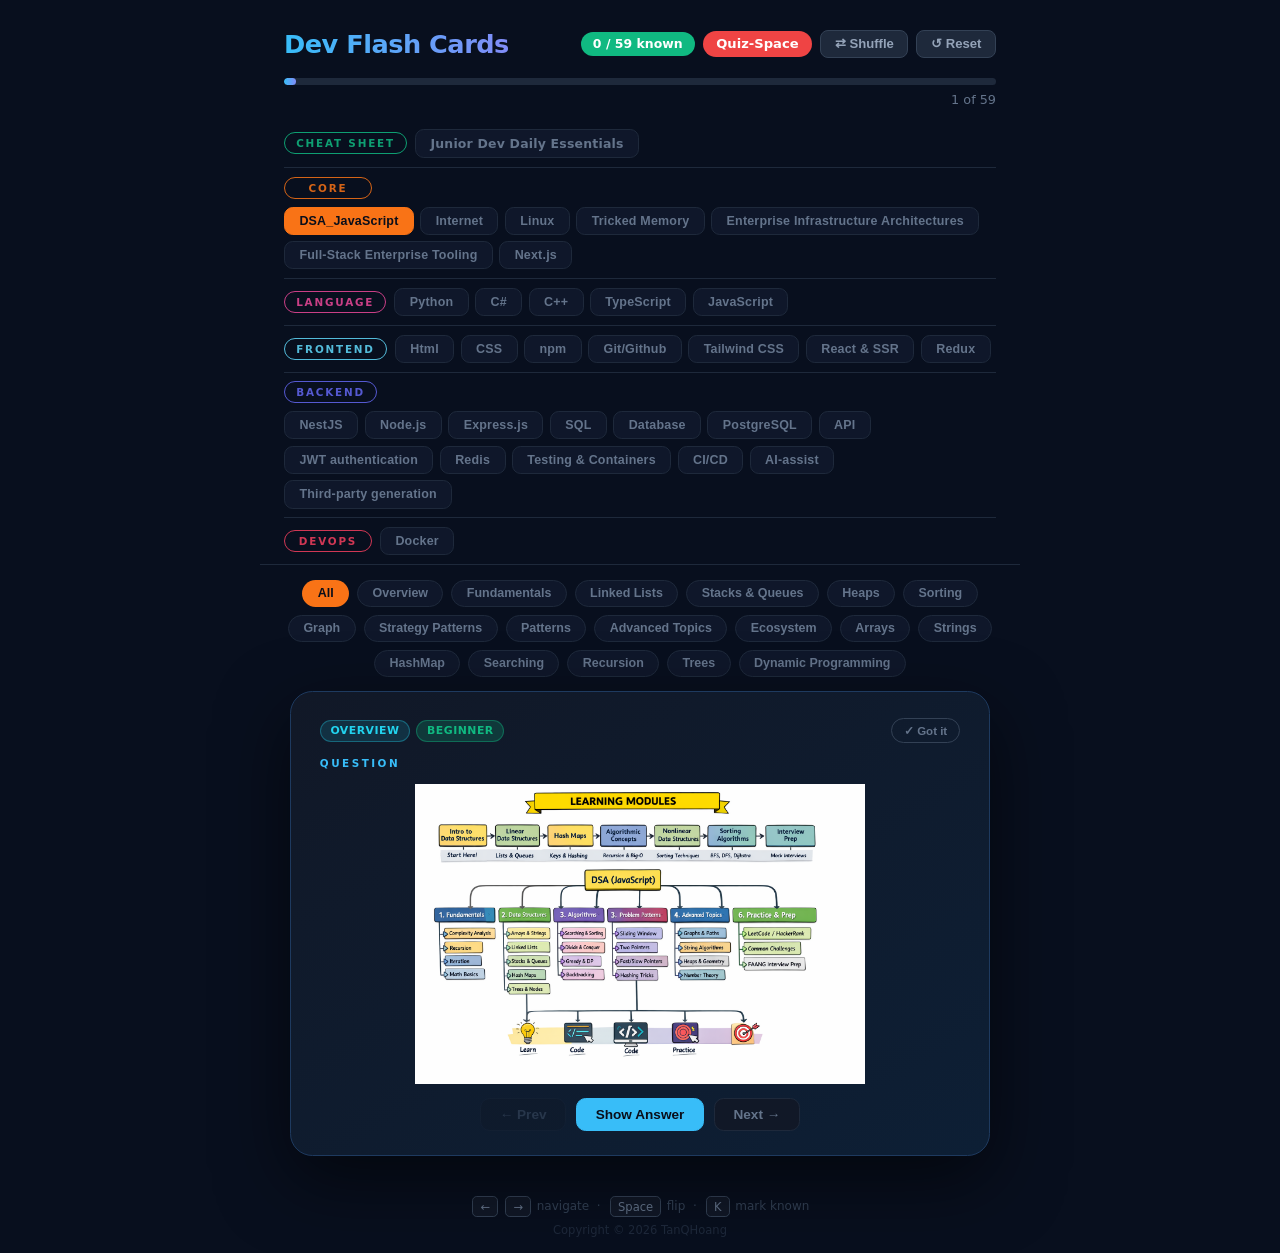
<file: index.html>
<!DOCTYPE html>
<html lang="en">
<head>
  <meta charset="UTF-8" />
  <meta name="viewport" content="width=device-width, initial-scale=1.0" />
  <title>Dev Flash Cards</title>
  <link rel="stylesheet" href="style.css" />
</head>
<body>

  <header>
    <div class="header-top">
      <h1>Dev Flash Cards</h1>
      <div class="header-tools">
        <span class="stats-badge" id="statsBadge">0 known</span>
        <a class="quiz-space-btn" href="https://interview-quiz-space.vercel.app/" target="_blank" rel="noopener" title="Open Quiz Space">Quiz-Space</a>
        <button class="tool-btn" onclick="shuffleDeck()" title="Shuffle cards">⇄ Shuffle</button>
        <button class="tool-btn" onclick="resetAll()" title="Reset progress">↺ Reset</button>
      </div>
    </div>
    <div class="progress-bar-container">
      <div class="progress-bar" id="progressBar"></div>
    </div>
    <p class="progress-indicator" id="progressIndicator">1 of 50</p>
  </header>

  <nav class="subject-menu" id="subjectMenu"></nav>
  <nav class="category-filter" id="categoryFilter"></nav>

  <main>
    <div class="flashcard-container">
      <div class="card" id="card">

        <!-- Question Face -->
        <div class="card-face card-front">
          <div class="card-meta">
            <div class="badges">
              <span class="badge-category" id="catBadgeFront"></span>
              <span class="badge-difficulty" id="diffBadgeFront"></span>
            </div>
            <button class="btn-known" id="knownBtnFront" onclick="toggleKnown()">✓ Got it</button>
          </div>
          <p class="face-label">Question</p>
          <img id="cardImage" class="card-image" src="" alt="DSA Mind Map" style="display:none">
          <div class="card-text" id="questionText"></div>
          <div class="nav-buttons">
            <button onclick="navigate(-1)">&#8592; Prev</button>
            <button class="btn-action" onclick="flip(true)">Show Answer</button>
            <button onclick="navigate(1)">Next &#8594;</button>
          </div>
        </div>

        <!-- Answer Face -->
        <div class="card-face card-back">
          <div class="card-meta">
            <div class="badges">
              <span class="badge-category" id="catBadgeBack"></span>
              <span class="badge-difficulty" id="diffBadgeBack"></span>
            </div>
            <button class="btn-known" id="knownBtnBack" onclick="toggleKnown()">✓ Got it</button>
          </div>
          <p class="face-label">Answer</p>
          <div class="card-text" id="answerText"></div>
          <pre class="tip-block" id="tipBlock"><code id="tipCode"></code></pre>
          <div class="nav-buttons">
            <button onclick="navigate(-1)">&#8592; Prev</button>
            <button class="btn-action" onclick="flip(false)">Hide Answer</button>
            <button onclick="navigate(1)">Next &#8594;</button>
          </div>
        </div>

      </div>
    </div>
  </main>

  <footer>
    <p class="keyboard-hint">
      <kbd>←</kbd> <kbd>→</kbd> navigate &nbsp;·&nbsp;
      <kbd>Space</kbd> flip &nbsp;·&nbsp;
      <kbd>K</kbd> mark known
    </p>
    <p class="author-credit">Copyright &copy; 2026 TanQHoang</p>
  </footer>

  <script src="app.js"></script>
</body>
</html>
</file>
<file: style.css>
/* ── Reset & Base ── */
*, *::before, *::after { box-sizing: border-box; margin: 0; padding: 0; }

body {
  font-family: 'Segoe UI', system-ui, sans-serif;
  background: #080f1e;
  color: #e2e8f0;
  min-height: 100vh;
  display: flex;
  flex-direction: column;
  align-items: center;
}

/* ── Header ── */
header {
  width: 100%;
  max-width: 760px;
  padding: 1.8rem 1.5rem 0.8rem;
}

.header-top {
  display: flex;
  align-items: center;
  justify-content: space-between;
  margin-bottom: 1.2rem;
  gap: 1rem;
  flex-wrap: wrap;
}

header h1 {
  font-size: 1.6rem;
  font-weight: 800;
  background: linear-gradient(90deg, #38bdf8, #818cf8);
  -webkit-background-clip: text;
  -webkit-text-fill-color: transparent;
  background-clip: text;
  letter-spacing: -0.5px;
}

.header-tools {
  display: flex;
  align-items: center;
  gap: 0.5rem;
  flex-wrap: wrap;
}

.stats-badge {
  font-size: 0.78rem;
  font-weight: 600;
  padding: 0.3rem 0.75rem;
  background: #10b981;
  color: #fff;
  border-radius: 999px;
}

.tool-btn {
  font-size: 0.82rem;
  font-weight: 600;
  padding: 0.35rem 0.85rem;
  border: 1px solid #334155;
  background: #1e293b;
  color: #94a3b8;
  border-radius: 0.5rem;
  cursor: pointer;
  transition: background 0.2s, color 0.2s;
}
.tool-btn:hover { background: #334155; color: #e2e8f0; }

.quiz-space-btn {
  font-size: 0.82rem;
  font-weight: 700;
  padding: 0.35rem 0.85rem;
  border-radius: 999px;
  background: #ef4444;
  color: #fff;
  text-decoration: none;
  cursor: pointer;
  transition: background 0.2s, transform 0.15s;
  white-space: nowrap;
}
.quiz-space-btn:hover { background: #dc2626; transform: scale(1.05); }

.progress-bar-container {
  width: 100%;
  height: 7px;
  background: #1e293b;
  border-radius: 999px;
  overflow: hidden;
  margin-bottom: 0.45rem;
}
.progress-bar {
  height: 100%;
  background: linear-gradient(90deg, #38bdf8, #818cf8);
  border-radius: 999px;
  transition: width 0.4s ease;
  width: 0%;
}
.progress-indicator {
  font-size: 0.8rem;
  color: #64748b;
  text-align: right;
}

/* ── Subject Menu ── */
.subject-menu {
  display: flex;
  flex-direction: column;
  gap: 0;
  width: 100%;
  max-width: 760px;
  border-bottom: 1px solid #1e293b;
}

/* Each group row */
.subject-group {
  display: flex;
  align-items: center;
  gap: 0.5rem;
  padding: 0.55rem 1.5rem;
  flex-wrap: wrap;
}

/* Group label pill */
.group-label {
  font-size: 0.65rem;
  font-weight: 800;
  letter-spacing: 1.8px;
  text-transform: uppercase;
  padding: 0.25rem 0.7rem;
  border-radius: 999px;
  border: 1.5px solid;
  background: transparent;
  white-space: nowrap;
  flex-shrink: 0;
  min-width: 5.5rem;
  text-align: center;
  opacity: 0.85;
}

/* Buttons row within a group */
.group-btns {
  display: flex;
  gap: 0.4rem;
  flex-wrap: wrap;
}

/* Thin divider line between groups */
.group-divider {
  height: 1px;
  background: #1e293b;
  margin: 0 1.5rem;
}

.subject-btn {
  font-size: 0.78rem;
  font-weight: 700;
  padding: 0.38rem 0.9rem;
  border-radius: 0.55rem;
  border: 1.5px solid #1e293b;
  background: #0f172a;
  color: #64748b;
  cursor: pointer;
  transition: all 0.18s;
  white-space: nowrap;
  letter-spacing: 0.2px;
}
.subject-btn:hover { background: #1e293b; }
.subject-btn.active { font-weight: 800; border-color: transparent; }

@media (max-width: 520px) {
  .subject-group { padding: 0.45rem 1rem; }
  .group-label   { font-size: 0.6rem; min-width: 4.5rem; padding: 0.2rem 0.5rem; }
  .subject-btn   { font-size: 0.72rem; padding: 0.3rem 0.65rem; }
}

/* ── Category Filter ── */
.category-filter {
  display: flex;
  gap: 0.5rem;
  flex-wrap: wrap;
  justify-content: center;
  padding: 0.9rem 1.5rem;
  width: 100%;
  max-width: 760px;
}
.filter-btn {
  font-size: 0.78rem;
  font-weight: 600;
  padding: 0.35rem 0.9rem;
  border-radius: 999px;
  border: 1.5px solid #1e293b;
  background: #0f172a;
  color: #64748b;
  cursor: pointer;
  transition: all 0.18s;
}
.filter-btn:hover { border-color: #334155; color: #e2e8f0; }
.filter-btn.active {
  color: #fff;
  border-color: transparent;
}

/* ── Main / Card Container ── */
main {
  flex: 1;
  display: flex;
  align-items: flex-start;
  justify-content: center;
  padding: 0 1.5rem 1.5rem;
  width: 100%;
}
.flashcard-container {
  perspective: 1400px;
  width: 100%;
  max-width: 700px;
}

/* ── Card — grid stacking trick (auto-height) ── */
.card {
  display: grid;
  transform-style: preserve-3d;
  transition: transform 0.55s cubic-bezier(0.4, 0, 0.2, 1);
  cursor: default;
}
.card.flipped { transform: rotateY(180deg); }

.card-face {
  grid-area: 1 / 1;            /* both faces share same grid cell */
  backface-visibility: hidden;
  -webkit-backface-visibility: hidden;
  border-radius: 1.4rem;
  padding: 1.6rem 1.8rem 1.5rem;
  display: flex;
  flex-direction: column;
  gap: 0.9rem;
  box-shadow: 0 24px 70px rgba(0,0,0,0.55);
  min-height: 380px;
}

.card-front {
  background: linear-gradient(150deg, #111827, #0d1f35);
  border: 1px solid #1e3a5f;
}
.card-back {
  background: linear-gradient(150deg, #0e0a2a, #130d38);
  border: 1px solid #3730a3;
  transform: rotateY(180deg);
}

/* ── Card Meta Row ── */
.card-meta {
  display: flex;
  align-items: center;
  justify-content: space-between;
  gap: 0.5rem;
}
.badges {
  display: flex;
  gap: 0.4rem;
  flex-wrap: wrap;
}

.badge-category,
.badge-difficulty {
  font-size: 0.68rem;
  font-weight: 700;
  letter-spacing: 0.5px;
  text-transform: uppercase;
  padding: 0.22rem 0.6rem;
  border-radius: 999px;
}

/* ── Got It Button ── */
.btn-known {
  font-size: 0.72rem;
  font-weight: 700;
  padding: 0.28rem 0.75rem;
  border-radius: 999px;
  border: 1.5px solid #334155;
  background: transparent;
  color: #64748b;
  cursor: pointer;
  transition: all 0.2s;
  white-space: nowrap;
  flex-shrink: 0;
}
.btn-known:hover { border-color: #10b981; color: #10b981; }
.btn-known.is-known {
  background: #10b981;
  border-color: #10b981;
  color: #fff;
}
.btn-known.is-known:hover { background: #059669; border-color: #059669; }

/* ── Face Label ── */
.face-label {
  font-size: 0.65rem;
  font-weight: 700;
  letter-spacing: 2.5px;
  text-transform: uppercase;
  color: #38bdf8;
}
.card-back .face-label { color: #818cf8; }

/* ── Card Image (mind-map / overview cards) ── */
.card-image {
  width: 100%;
  max-height: 300px;
  object-fit: contain;
  border-radius: 0.5rem;
  flex: 1;
}

/* ── Card Text ── */
.card-text {
  font-size: 1.1rem;
  line-height: 1.75;
  color: #cbd5e1;
  flex: 1;
}
.card-text code {
  font-family: 'Cascadia Code', 'Fira Code', 'Consolas', monospace;
  font-size: 0.9em;
  background: rgba(56, 189, 248, 0.12);
  color: #7dd3fc;
  padding: 0.1em 0.35em;
  border-radius: 0.3em;
  border: 1px solid rgba(56, 189, 248, 0.18);
}
.card-back .card-text code {
  background: rgba(129, 140, 248, 0.12);
  color: #a5b4fc;
  border-color: rgba(129, 140, 248, 0.18);
}

/* ── Tip / Code Block ── */
.tip-block {
  background: #0a0e1a;
  border: 1px solid #1e293b;
  border-left: 3px solid #818cf8;
  border-radius: 0.6rem;
  padding: 0.9rem 1rem;
  overflow-x: auto;
  display: none;           /* shown by JS when tip exists */
}
.tip-block code {
  font-family: 'Cascadia Code', 'Fira Code', 'Consolas', monospace;
  font-size: 0.82rem;
  line-height: 1.65;
  color: #a5b4fc;
  white-space: pre;
}

/* ── Nav Buttons ── */
.nav-buttons {
  display: flex;
  gap: 0.65rem;
  justify-content: center;
  flex-wrap: wrap;
  margin-top: auto;
}
.nav-buttons button {
  padding: 0.5rem 1.15rem;
  border-radius: 0.6rem;
  font-size: 0.85rem;
  font-weight: 600;
  cursor: pointer;
  border: 1px solid #1e293b;
  background: #111827;
  color: #64748b;
  transition: background 0.18s, color 0.18s, transform 0.1s;
}
.nav-buttons button:hover { background: #1e293b; color: #e2e8f0; }
.nav-buttons button:active { transform: scale(0.96); }
.nav-buttons button:disabled { opacity: 0.3; cursor: not-allowed; }

.nav-buttons .btn-action {
  background: #38bdf8;
  border-color: #38bdf8;
  color: #0a0e1a;
}
.nav-buttons .btn-action:hover { background: #7dd3fc; border-color: #7dd3fc; }

.card-back .nav-buttons .btn-action {
  background: #818cf8;
  border-color: #818cf8;
  color: #0a0e1a;
}
.card-back .nav-buttons .btn-action:hover { background: #a5b4fc; border-color: #a5b4fc; }

/* ── Footer ── */
footer {
  padding: 1rem;
  text-align: center;
}
.keyboard-hint {
  font-size: 0.75rem;
  color: #334155;
}
.author-credit {
  font-size: 0.72rem;
  color: #1e293b;
  margin-top: 0.4rem;
}
kbd {
  display: inline-block;
  font-family: inherit;
  font-size: 0.72rem;
  padding: 0.15rem 0.45rem;
  border: 1px solid #334155;
  border-radius: 0.3rem;
  background: #111827;
  color: #64748b;
  margin: 0 0.1rem;
}

/* ── Responsive ── */
@media (max-width: 520px) {
  header h1 { font-size: 1.3rem; }
  .card-face { padding: 1.3rem 1.3rem 1.2rem; min-height: 340px; }
  .card-text { font-size: 1rem; }
  .keyboard-hint { display: none; }
}
</file>
